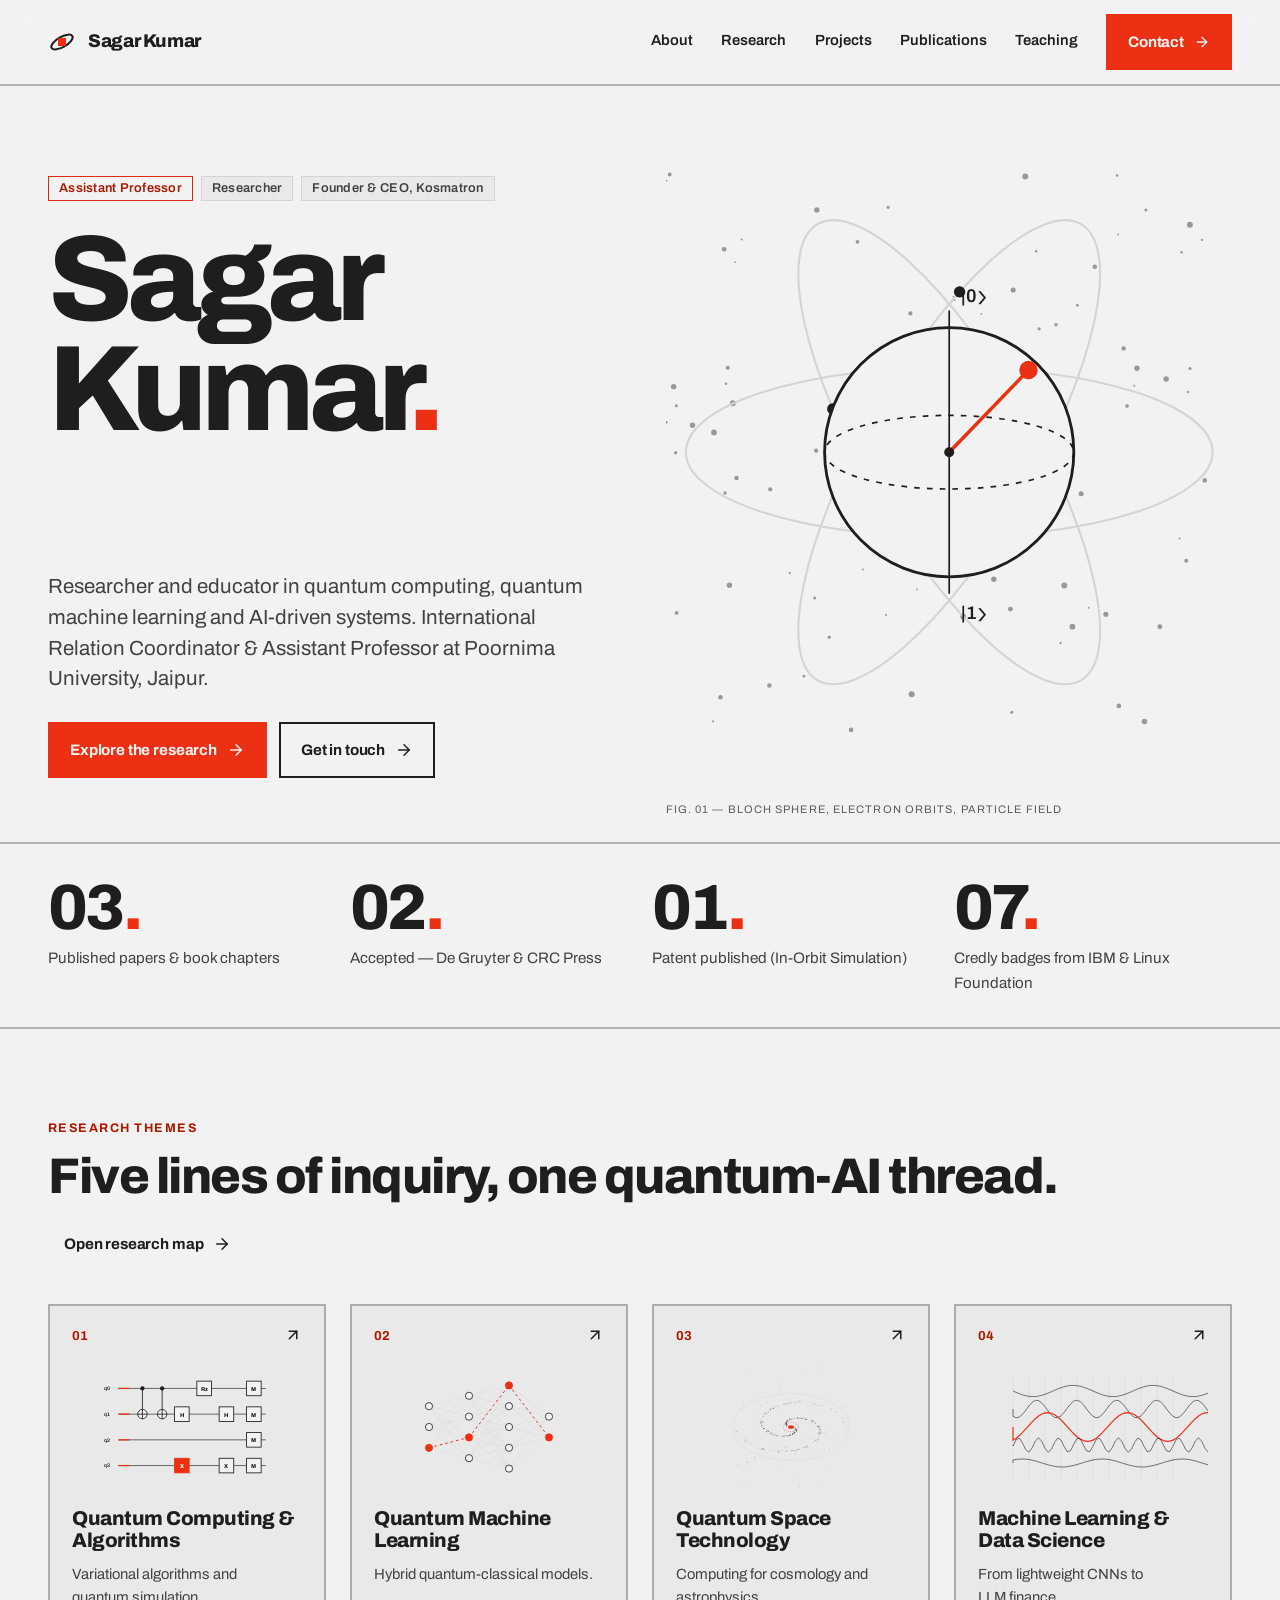
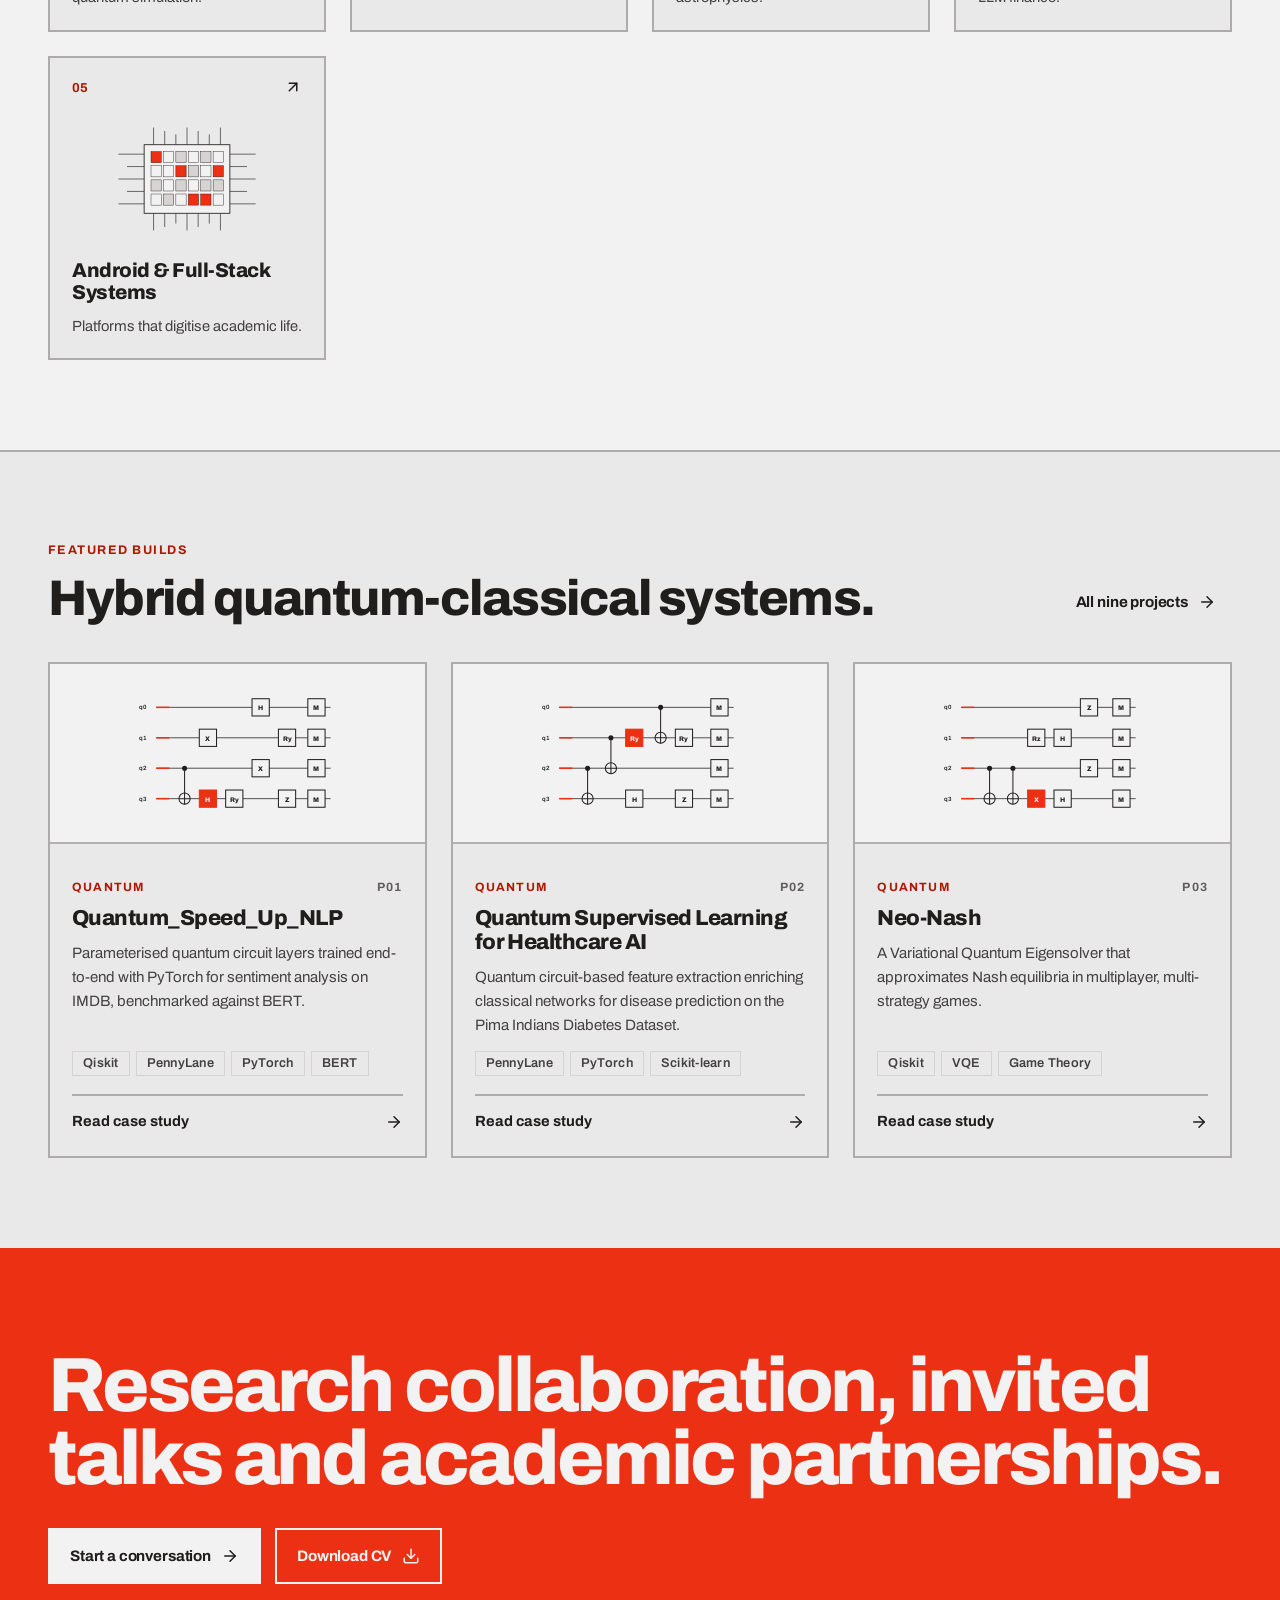
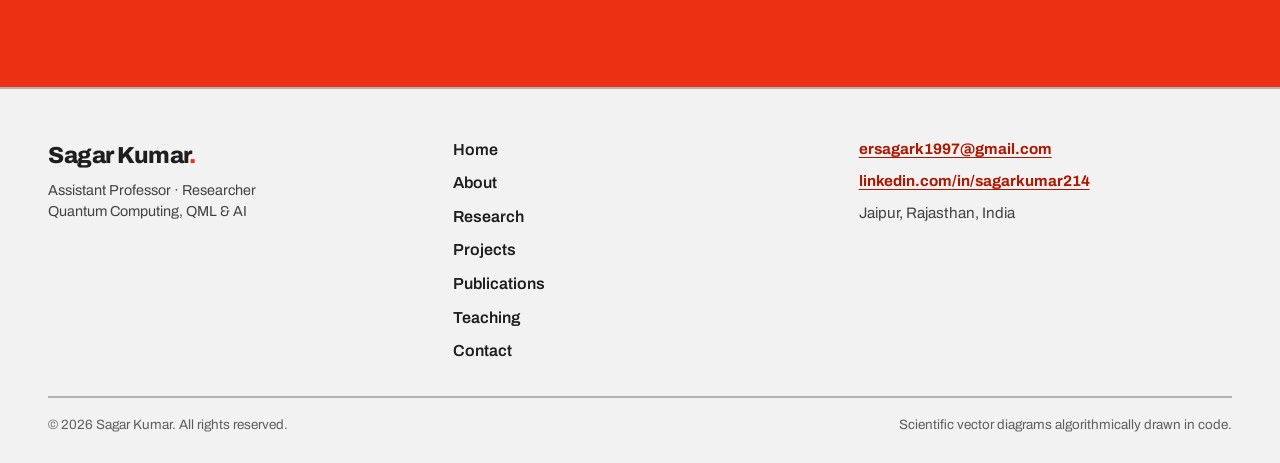
<file: index.html>
<!DOCTYPE html>
<html lang="en">
<head>
  <meta charset="utf-8">
  <meta name="viewport" content="width=device-width, initial-scale=1">
  <title>Sagar Kumar — Quantum Computing &amp; AI Researcher</title>
  <meta name="description" content="Sagar Kumar — Assistant Professor and researcher in quantum computing, quantum machine learning and AI. International Relation Coordinator at Poornima University, Jaipur.">
  <meta name="keywords" content="Sagar Kumar, Quantum Computing, Quantum Machine Learning, QML, AI, Poornima University, Kosmatron, Qiskit, PennyLane, PyTorch, Jaipur, India">
  <meta name="author" content="Sagar Kumar">
  <link rel="canonical" href="https://sagarkumar.github.io/">

  <!-- Open Graph / Facebook -->
  <meta property="og:type" content="website">
  <meta property="og:url" content="https://sagarkumar.github.io/">
  <meta property="og:title" content="Sagar Kumar — Quantum Computing &amp; AI Researcher">
  <meta property="og:description" content="Assistant Professor and researcher in quantum computing, quantum machine learning and AI. Poornima University, Jaipur.">
  <meta property="og:image" content="assets/favicon.svg">

  <!-- Twitter -->
  <meta property="twitter:card" content="summary_large_image">
  <meta property="twitter:url" content="https://sagarkumar.github.io/">
  <meta property="twitter:title" content="Sagar Kumar — Quantum Computing &amp; AI Researcher">
  <meta property="twitter:description" content="Assistant Professor and researcher in quantum computing, quantum machine learning and AI. Poornima University, Jaipur.">

  <!-- Favicon -->
  <link rel="icon" type="image/svg+xml" href="assets/favicon.svg">

  <!-- Stylesheets -->
  <link rel="stylesheet" href="css/style.css">
  <link rel="stylesheet" href="css/animations.css">
</head>
<body>
  <!-- Accessibility Skip Link -->
  <a href="#main-content" class="skip-link">Skip to main content</a>

  <!-- Header & Navigation -->
  <header class="site-header" role="banner">
    <nav class="nav-container" aria-label="Primary navigation">
      <a href="#/" class="nav-brand" aria-label="Sagar Kumar — home">
        <svg class="nav-brand-logo" viewBox="0 0 28 28" aria-hidden="true">
          <ellipse cx="14" cy="14" rx="12" ry="5" fill="none" stroke="var(--color-text)" stroke-width="2" transform="rotate(-30 14 14)"></ellipse>
          <rect x="10" y="10" width="8" height="8" fill="var(--color-accent)"></rect>
        </svg>
        <span>Sagar Kumar</span>
      </a>

      <!-- Desktop Nav -->
      <div class="nav-links-desktop">
        <a href="#/about" class="nav-link">About</a>
        <a href="#/research" class="nav-link">Research</a>
        <a href="#/projects" class="nav-link">Projects</a>
        <a href="#/publications" class="nav-link">Publications</a>
        <a href="#/teaching" class="nav-link">Teaching</a>
        <a href="#/contact" class="btn btn-primary nav-cta-btn">
          <span>Contact</span>
          <svg width="16" height="16" viewBox="0 0 24 24" fill="none" stroke="currentColor" stroke-width="2" stroke-linecap="round" stroke-linejoin="round" aria-hidden="true"><path d="M5 12h14"></path><path d="m12 5 7 7-7 7"></path></svg>
        </a>
      </div>

      <!-- Mobile Toggle -->
      <button class="nav-toggle-mobile" id="mobile-toggle" aria-expanded="false" aria-controls="mobile-menu" aria-label="Toggle navigation menu">
        <svg width="24" height="24" viewBox="0 0 24 24" fill="none" stroke="currentColor" stroke-width="2" stroke-linecap="round" stroke-linejoin="round" aria-hidden="true"><path d="M4 6h16"></path><path d="M4 12h16"></path><path d="M4 18h16"></path></svg>
      </button>
    </nav>

    <!-- Mobile Menu Drawer -->
    <div class="nav-menu-mobile" id="mobile-menu">
      <a href="#/" class="nav-link-mobile">Home</a>
      <a href="#/about" class="nav-link-mobile">About</a>
      <a href="#/research" class="nav-link-mobile">Research</a>
      <a href="#/projects" class="nav-link-mobile">Projects</a>
      <a href="#/publications" class="nav-link-mobile">Publications</a>
      <a href="#/teaching" class="nav-link-mobile">Teaching</a>
      <a href="#/contact" class="nav-link-mobile">Contact</a>
    </div>
  </header>

  <!-- Main Content Container -->
  <main id="main-content" tabindex="-1">
    <!-- Progressive Fallback: loaded dynamically by js/main.js -->
    <div class="content-wrap" style="padding: 80px 0; text-align: center;">
      <h1 style="font-size: 2.5rem; margin-bottom: 12px;">Sagar Kumar</h1>
      <p style="font-size: 1.15rem; color: var(--color-neutral-800); max-width: 600px; margin: 0 auto 24px;">
        Quantum Computing &amp; AI Researcher · Assistant Professor at Poornima University, Jaipur.
      </p>
      <p style="font-size: 0.95rem; color: var(--color-neutral-700);">Loading interactive portfolio...</p>
    </div>
  </main>

  <!-- Footer -->
  <footer class="site-footer" role="contentinfo">
    <div class="content-wrap">
      <div class="footer-grid">
        <div>
          <div style="font-size: 1.45rem; font-weight: 800; letter-spacing: -0.02em;">
            Sagar Kumar<span style="color: var(--color-accent);">.</span>
          </div>
          <div style="font-size: 0.9rem; color: var(--color-neutral-800); margin-top: 6px; line-height: 1.5;">
            Assistant Professor · Researcher<br>Quantum Computing, QML &amp; AI
          </div>
        </div>
        <nav aria-label="Footer Navigation" style="display: flex; flex-direction: column; gap: 8px;">
          <a href="#/" style="color: var(--color-text); text-decoration: none; font-weight: 600;">Home</a>
          <a href="#/about" style="color: var(--color-text); text-decoration: none; font-weight: 600;">About</a>
          <a href="#/research" style="color: var(--color-text); text-decoration: none; font-weight: 600;">Research</a>
          <a href="#/projects" style="color: var(--color-text); text-decoration: none; font-weight: 600;">Projects</a>
          <a href="#/publications" style="color: var(--color-text); text-decoration: none; font-weight: 600;">Publications</a>
          <a href="#/teaching" style="color: var(--color-text); text-decoration: none; font-weight: 600;">Teaching</a>
          <a href="#/contact" style="color: var(--color-text); text-decoration: none; font-weight: 600;">Contact</a>
        </nav>
        <div style="display: flex; flex-direction: column; gap: 8px; font-size: 0.95rem;">
          <a href="mailto:ersagark1997@gmail.com" style="font-weight: 700;">ersagark1997@gmail.com</a>
          <a href="https://linkedin.com/in/sagarkumar214" target="_blank" rel="noopener" style="font-weight: 700;">linkedin.com/in/sagarkumar214</a>
          <span style="color: var(--color-neutral-800);">Jaipur, Rajasthan, India</span>
        </div>
      </div>
      <div class="footer-bottom">
        <span>© 2026 Sagar Kumar. All rights reserved.</span>
        <span>Scientific vector diagrams algorithmically drawn in code.</span>
      </div>
    </div>
  </footer>

  <!-- Main JavaScript Module -->
  <script type="module" src="js/main.js?v=2.2"></script>
</body>
</html>
</file>
<file: css/style.css>
/* ==========================================================================
   Modernist Design System & Portfolio Stylesheet
   Sagar Kumar — Quantum Computing & AI Researcher
   ========================================================================== */

@import url('https://fonts.googleapis.com/css2?family=Archivo:wght@400;500;600;700;800;900&display=swap');

:root {
  /* Colors */
  --color-bg: #f3f2f2;
  --color-surface: #eae9e9;
  --color-surface-hover: #e0dede;
  --color-text: #201e1d;
  --color-accent: #ec3013;
  --color-accent-hover: #dd2b0f;
  --color-accent-active: #ae1800;
  --color-accent-tint: #fff2ef;
  --color-accent-tint-2: #ffe0d9;
  --color-divider: color-mix(in srgb, #201e1d 30%, transparent);
  --color-divider-strong: color-mix(in srgb, #201e1d 60%, transparent);

  /* Tonal Ramps */
  --color-neutral-100: #f8f4f4;
  --color-neutral-200: #eae7e7;
  --color-neutral-300: #d7d3d3;
  --color-neutral-400: #bab6b6;
  --color-neutral-500: #9b9797;
  --color-neutral-600: #7d7979;
  --color-neutral-700: #605d5d;
  --color-neutral-800: #444141;
  --color-neutral-900: #2d2b2b;

  --color-accent-100: #fff2ef;
  --color-accent-200: #ffe0d9;
  --color-accent-300: #ffc4b8;
  --color-accent-400: #ff9783;
  --color-accent-500: #ff563c;
  --color-accent-600: #dd2b0f;
  --color-accent-700: #ae1800;
  --color-accent-800: #7c1405;
  --color-accent-900: #4d170e;

  /* Typography */
  --font-heading: "Archivo", system-ui, -apple-system, BlinkMacSystemFont, "Segoe UI", Roboto, sans-serif;
  --font-body: "Archivo", system-ui, -apple-system, BlinkMacSystemFont, "Segoe UI", Roboto, sans-serif;

  /* Spacing Scale */
  --space-1: 4px;
  --space-2: 8px;
  --space-3: 12px;
  --space-4: 16px;
  --space-5: 20px;
  --space-6: 24px;
  --space-8: 32px;
  --space-10: 40px;
  --space-12: 48px;
  --space-16: 64px;
  --space-20: 80px;
  --space-24: 96px;

  /* Architectural Radii (Strict 0px) */
  --radius-sm: 0px;
  --radius-md: 0px;
  --radius-lg: 0px;

  /* Elevation */
  --shadow-sm: 0 1px 2px color-mix(in srgb, #2d2b2b 12%, transparent);
  --shadow-md: 0 4px 12px color-mix(in srgb, #2d2b2b 15%, transparent);
  --shadow-lg: 0 14px 34px color-mix(in srgb, #2d2b2b 20%, transparent);

  /* Layout */
  --max-width: 1320px;
}

/* ==========================================================================
   Base & Reset
   ========================================================================== */

*, *::before, *::after {
  box-sizing: border-box;
}

html {
  scroll-behavior: smooth;
  font-size: 16px;
}

body {
  margin: 0;
  padding: 0;
  background-color: var(--color-bg);
  color: var(--color-text);
  font-family: var(--font-body);
  font-size: 1rem;
  line-height: 1.6;
  -webkit-font-smoothing: antialiased;
  -moz-osx-font-smoothing: grayscale;
}

a {
  color: var(--color-accent-700);
  text-decoration: underline;
  text-underline-offset: 3px;
  transition: color 0.2s ease;
}

a:hover {
  color: var(--color-accent-600);
}

h1, h2, h3, h4, h5, h6 {
  font-family: var(--font-heading);
  font-weight: 800;
  line-height: 1.1;
  letter-spacing: -0.025em;
  margin: 0 0 var(--space-3);
  color: var(--color-text);
}

p {
  margin: 0 0 var(--space-4);
  text-wrap: pretty;
}

ul, ol {
  margin: 0 0 var(--space-4);
}

img, svg {
  display: block;
  max-width: 100%;
}

button {
  font-family: inherit;
  cursor: pointer;
}

:focus-visible {
  outline: 2px solid var(--color-accent);
  outline-offset: 2px;
}

/* Grayscale Image Treatment */
.grayscale {
  filter: grayscale(1) contrast(1.08);
}

/* Skip link for accessibility */
.skip-link {
  position: absolute;
  left: -9999px;
  top: 8px;
  z-index: 999;
  background: var(--color-accent);
  color: var(--color-bg);
  padding: 10px 16px;
  font-weight: 700;
  text-decoration: none;
}

.skip-link:focus {
  left: 12px;
}

/* ==========================================================================
   Header & Navigation
   ========================================================================== */

.site-header {
  position: sticky;
  top: 0;
  z-index: 100;
  background: color-mix(in srgb, var(--color-bg) 92%, transparent);
  backdrop-filter: blur(12px);
  -webkit-backdrop-filter: blur(12px);
  border-bottom: 2px solid var(--color-divider);
}

.nav-container {
  max-width: var(--max-width);
  margin: 0 auto;
  padding: 14px clamp(16px, 4vw, 48px);
  display: flex;
  justify-content: space-between;
  align-items: center;
}

.nav-brand {
  display: flex;
  align-items: center;
  gap: 12px;
  font-size: 1.15rem;
  font-weight: 800;
  letter-spacing: -0.02em;
  color: var(--color-text);
  text-decoration: none;
}

.nav-brand:hover {
  color: var(--color-text);
}

.nav-brand-logo {
  width: 28px;
  height: 28px;
  display: block;
}

.nav-links-desktop {
  display: flex;
  gap: clamp(16px, 2.2vw, 32px);
  align-items: center;
}

.nav-link {
  font-size: 0.92rem;
  font-weight: 600;
  padding: 6px 0;
  text-decoration: none;
  color: var(--color-text);
  border-bottom: 2px solid transparent;
  transition: all 0.2s ease;
}

.nav-link:hover {
  color: var(--color-accent);
}

.nav-link.active {
  color: var(--color-accent-700);
  border-bottom-color: var(--color-accent);
}

.nav-cta-btn {
  display: inline-flex;
  align-items: center;
  gap: 8px;
  padding: 10px 16px;
  font-size: 0.92rem;
}

.nav-toggle-mobile {
  display: none;
  background: none;
  border: 2px solid var(--color-text);
  padding: 8px;
  width: 44px;
  height: 44px;
  align-items: center;
  justify-content: center;
  color: var(--color-text);
}

.nav-menu-mobile {
  display: none;
  background: var(--color-bg);
  border-bottom: 2px solid var(--color-divider);
  padding: 12px clamp(16px, 4vw, 48px) 24px;
}

.nav-menu-mobile.open {
  display: flex;
  flex-direction: column;
}

.nav-link-mobile {
  display: flex;
  justify-content: space-between;
  align-items: center;
  padding: 16px 0;
  border-top: 2px solid var(--color-divider);
  font-size: 1.35rem;
  font-weight: 800;
  text-decoration: none;
  color: var(--color-text);
}

.nav-link-mobile:first-child {
  border-top: none;
}

.nav-link-mobile.active,
.nav-link-mobile:hover {
  color: var(--color-accent-700);
}

/* ==========================================================================
   Buttons & Tags
   ========================================================================== */

.btn {
  display: inline-flex;
  align-items: center;
  justify-content: flex-start;
  gap: 10px;
  padding: 14px 20px;
  font-family: var(--font-body);
  font-size: 0.95rem;
  font-weight: 700;
  letter-spacing: -0.01em;
  text-decoration: none;
  border: 2px solid transparent;
  background: transparent;
  color: var(--color-text);
  border-radius: var(--radius-sm);
  transition: all 0.25s cubic-bezier(0.2, 0.7, 0.2, 1);
  white-space: nowrap;
}

.btn-primary {
  background: var(--color-accent);
  color: var(--color-bg);
  border-color: var(--color-accent);
}

.btn-primary:hover {
  background: var(--color-accent-hover);
  border-color: var(--color-accent-hover);
  color: var(--color-bg);
}

.btn-secondary {
  background: transparent;
  color: var(--color-text);
  border-color: var(--color-text);
}

.btn-secondary:hover {
  background: color-mix(in srgb, var(--color-text) 8%, transparent);
}

.btn-ghost {
  background: transparent;
  color: var(--color-text);
  border-color: transparent;
  padding: 10px 14px;
}

.btn-ghost:hover {
  color: var(--color-accent-700);
  background: color-mix(in srgb, var(--color-accent) 8%, transparent);
}

.btn-block {
  width: 100%;
  justify-content: space-between;
}

.tag {
  display: inline-flex;
  align-items: center;
  padding: 4px 10px;
  font-size: 0.8rem;
  font-weight: 600;
  letter-spacing: 0.02em;
  line-height: 1.2;
  border-radius: 0;
  white-space: nowrap;
}

.tag-accent {
  background: var(--color-accent-tint);
  color: var(--color-accent-800);
  border: 1px solid var(--color-accent-300);
}

.tag-neutral {
  background: var(--color-surface);
  color: var(--color-neutral-800);
  border: 1px solid var(--color-neutral-300);
}

.tag-outline {
  background: transparent;
  color: var(--color-accent-700);
  border: 1px solid var(--color-accent-600);
}

/* ==========================================================================
   Segmented Controls & Filter Badges
   ========================================================================== */

.seg-group {
  display: inline-flex;
  flex-wrap: wrap;
  gap: 4px;
  background: var(--color-surface);
  padding: 4px;
  border: 2px solid var(--color-divider);
}

.seg-btn {
  border: none;
  background: transparent;
  padding: 8px 14px;
  font-family: var(--font-body);
  font-size: 0.88rem;
  font-weight: 700;
  color: var(--color-neutral-800);
  cursor: pointer;
  transition: all 0.2s ease;
  display: inline-flex;
  align-items: center;
  gap: 6px;
}

.seg-btn:hover {
  color: var(--color-text);
}

.seg-btn.active {
  background: var(--color-bg);
  color: var(--color-text);
  box-shadow: var(--shadow-sm);
}

.seg-count {
  font-size: 0.75rem;
  opacity: 0.65;
  font-weight: 600;
}

/* ==========================================================================
   Cards & Surfaces
   ========================================================================== */

.card {
  display: flex;
  flex-direction: column;
  background: var(--color-surface);
  border: 2px solid var(--color-divider);
  padding: 24px;
  gap: 12px;
  transition: transform 0.3s cubic-bezier(0.2, 0.7, 0.2, 1), box-shadow 0.3s ease, border-color 0.2s ease;
}

.card:hover {
  transform: translateY(-5px);
  box-shadow: var(--shadow-md);
  border-color: var(--color-accent-400);
}

.card-kicker {
  font-size: 0.78rem;
  letter-spacing: 0.1em;
  text-transform: uppercase;
  font-weight: 700;
  color: var(--color-accent-700);
}

.card-title {
  font-size: 1.25rem;
  font-weight: 800;
  margin: 0;
  line-height: 1.25;
}

.card-meta {
  font-size: 0.88rem;
  color: var(--color-neutral-700);
}

/* ==========================================================================
   Layout Containers & Common Sections
   ========================================================================== */

.content-wrap {
  max-width: var(--max-width);
  margin: 0 auto;
  padding: 0 clamp(16px, 4vw, 48px);
}

.section-hero {
  border-bottom: 2px solid var(--color-divider);
  overflow: hidden;
}

.hero-grid {
  display: grid;
  grid-template-columns: repeat(auto-fit, minmax(min(100%, 440px), 1fr));
  column-gap: clamp(24px, 4vw, 64px);
  min-height: min(84vh, 840px);
}

.hero-left {
  display: flex;
  flex-direction: column;
  justify-content: space-between;
  gap: 40px;
  padding: clamp(40px, 7vw, 96px) 0 clamp(32px, 5vw, 64px);
}

.hero-tags {
  display: flex;
  gap: 8px;
  flex-wrap: wrap;
  margin-bottom: 24px;
}

.hero-title {
  font-size: clamp(56px, 9.5vw, 140px);
  line-height: 0.9;
  letter-spacing: -0.05em;
  margin: 0;
}

.hero-title .dot {
  color: var(--color-accent);
}

.hero-lead {
  font-size: clamp(18px, 1.6vw, 22px);
  line-height: 1.5;
  margin: 0 0 28px;
  max-width: 580px;
  color: var(--color-neutral-800);
}

.hero-actions {
  display: flex;
  gap: 12px;
  flex-wrap: wrap;
}

.hero-art-box {
  position: relative;
  display: flex;
  flex-direction: column;
  justify-content: center;
  align-items: center;
  padding: 32px 0 56px;
}

.hero-svg-wrap {
  width: 100%;
  max-width: min(600px, 68vh);
  aspect-ratio: 1;
}

.hero-caption {
  position: absolute;
  left: 0;
  bottom: 24px;
  font-size: 11px;
  letter-spacing: 0.1em;
  text-transform: uppercase;
  color: var(--color-neutral-700);
}

/* Section Header Bar */
.section-header-bar {
  display: flex;
  justify-content: space-between;
  align-items: flex-end;
  gap: 16px;
  flex-wrap: wrap;
  margin-bottom: 36px;
}

.section-label {
  font-size: 0.78rem;
  letter-spacing: 0.12em;
  text-transform: uppercase;
  font-weight: 700;
  color: var(--color-accent-700);
  margin-bottom: 10px;
}

.section-heading {
  font-size: clamp(32px, 4vw, 50px);
  letter-spacing: -0.03em;
  margin: 0;
}

/* Stats Row */
.stats-section {
  border-bottom: 2px solid var(--color-divider);
}

.stats-grid {
  display: grid;
  grid-template-columns: repeat(auto-fit, minmax(min(100%, 200px), 1fr));
  column-gap: 24px;
}

.stat-item {
  padding: 32px 0;
  display: flex;
  flex-direction: column;
  gap: 6px;
}

.stat-number {
  font-size: clamp(44px, 5vw, 68px);
  font-weight: 800;
  letter-spacing: -0.04em;
  line-height: 1;
}

.stat-number span {
  color: var(--color-accent);
}

.stat-label {
  font-size: 0.95rem;
  color: var(--color-neutral-800);
}

/* ==========================================================================
   Interactive Research Map
   ========================================================================== */

.research-map-section {
  background: var(--color-text);
  color: var(--color-bg);
  padding: clamp(48px, 6vw, 88px) 0;
}

.map-layout {
  display: grid;
  grid-template-columns: 2fr 1fr;
  gap: clamp(24px, 4vw, 56px);
  align-items: start;
}

.map-svg-container {
  width: 100%;
  max-width: 820px;
}

.map-theme-card {
  border-top: 2px solid var(--color-accent-500);
  padding-top: 20px;
}

.map-theme-kicker {
  font-size: 13px;
  font-weight: 700;
  color: var(--color-accent-400);
  margin-bottom: 6px;
}

.map-theme-title {
  color: var(--color-bg);
  font-size: clamp(24px, 2.2vw, 32px);
  margin: 0 0 14px;
}

.map-theme-desc {
  font-size: 15px;
  line-height: 1.6;
  color: var(--color-neutral-300);
  margin-bottom: 24px;
}

.linked-works-list {
  display: flex;
  flex-direction: column;
}

.linked-work-link {
  display: flex;
  justify-content: space-between;
  align-items: center;
  gap: 12px;
  padding: 12px 0;
  border-top: 1px solid var(--color-neutral-800);
  text-decoration: none;
  color: var(--color-bg);
  font-size: 14px;
  font-weight: 600;
  transition: color 0.2s ease;
}

.linked-work-link:hover {
  color: var(--color-accent-300);
}

.linked-work-badge {
  display: inline-block;
  min-width: 74px;
  font-size: 11px;
  letter-spacing: 0.08em;
  text-transform: uppercase;
  color: var(--color-accent-400);
}

/* ==========================================================================
   Timeline Styles
   ========================================================================== */

.timeline-wrap {
  position: relative;
}

.timeline-spine {
  position: absolute;
  left: clamp(76px, 13vw, 170px);
  top: 0;
  bottom: 0;
  width: 2px;
  background: var(--color-divider);
}

.timeline-spine-fill {
  position: absolute;
  left: clamp(76px, 13vw, 170px);
  top: 0;
  width: 2px;
  height: 0%;
  background: var(--color-accent);
  transition: height 0.3s ease;
}

.timeline-item {
  display: grid;
  grid-template-columns: clamp(76px, 13vw, 170px) minmax(0, 1fr);
}

.timeline-year {
  padding: 26px 16px 26px 0;
  font-size: clamp(18px, 2.2vw, 30px);
  font-weight: 800;
  letter-spacing: -0.02em;
}

.timeline-content {
  position: relative;
  padding: 26px 0 30px clamp(20px, 3vw, 44px);
  border-top: 2px solid var(--color-divider);
}

.timeline-dot {
  position: absolute;
  left: -7px;
  top: 34px;
  width: 14px;
  height: 14px;
  background: var(--color-bg);
  border: 2px solid var(--color-text);
}

.timeline-dot.active {
  background: var(--color-accent);
}

/* ==========================================================================
   Forms & Contact
   ========================================================================== */

.field {
  display: flex;
  flex-direction: column;
  gap: 6px;
  margin-bottom: 16px;
}

.label {
  font-size: 0.88rem;
  font-weight: 700;
  letter-spacing: 0.02em;
}

.input {
  width: 100%;
  padding: 12px 16px;
  font-family: var(--font-body);
  font-size: 1rem;
  background: var(--color-bg);
  color: var(--color-text);
  border: 2px solid var(--color-divider-strong);
  border-radius: var(--radius-sm);
  transition: border-color 0.2s ease, box-shadow 0.2s ease;
}

.input:focus {
  border-color: var(--color-accent);
  outline: none;
}

.input[aria-invalid="true"] {
  border-color: var(--color-accent-700);
}

.form-error {
  font-size: 0.82rem;
  color: var(--color-accent-700);
  font-weight: 600;
  margin-top: 4px;
}

/* ==========================================================================
   Footer
   ========================================================================== */

.site-footer {
  border-top: 2px solid var(--color-divider);
  background: var(--color-bg);
}

.footer-grid {
  display: grid;
  grid-template-columns: repeat(auto-fit, minmax(min(100%, 220px), 1fr));
  gap: 32px;
  padding: 48px 0 32px;
}

.footer-bottom {
  border-top: 2px solid var(--color-divider);
  padding: 16px 0 28px;
  display: flex;
  justify-content: space-between;
  gap: 12px;
  flex-wrap: wrap;
  font-size: 0.84rem;
  color: var(--color-neutral-700);
}

/* ==========================================================================
   Responsive Adaptations
   ========================================================================== */

@media (max-width: 900px) {
  .nav-links-desktop,
  .nav-cta-btn {
    display: none;
  }

  .nav-toggle-mobile {
    display: inline-flex;
  }

  .map-layout {
    grid-template-columns: 1fr;
  }

  .timeline-spine,
  .timeline-spine-fill {
    left: 80px;
  }
}

@media (max-width: 600px) {
  .hero-actions {
    flex-direction: column;
    width: 100%;
  }

  .hero-actions .btn {
    width: 100%;
    justify-content: space-between;
  }
}
</file>
<file: css/animations.css>
/* ==========================================================================
   Animations & Micro-interactions
   ========================================================================== */

@keyframes sk-spin {
  to {
    transform: rotate(360deg);
  }
}

@keyframes sk-pulse {
  0%, 100% {
    opacity: 0.25;
  }
  50% {
    opacity: 1;
  }
}

@keyframes sk-dash {
  from {
    stroke-dashoffset: 340;
  }
  to {
    stroke-dashoffset: 0;
  }
}

@keyframes sk-flow {
  to {
    stroke-dashoffset: -28;
  }
}

@keyframes sk-drift {
  to {
    transform: translateX(-200px);
  }
}

@keyframes sk-ring {
  from {
    transform: scale(0.15);
    opacity: 1;
  }
  to {
    transform: scale(1);
    opacity: 0;
  }
}

@keyframes sk-load {
  from {
    transform: scaleX(0);
  }
  to {
    transform: scaleX(1);
  }
}

@keyframes fadeIn {
  from {
    opacity: 0;
    transform: translateY(12px);
  }
  to {
    opacity: 1;
    transform: translateY(0);
  }
}

/* Reduced Motion Overrides */
[data-motion="calm"] *,
[data-motion="calm"] *::before,
[data-motion="calm"] *::after {
  animation: none !important;
  transition: none !important;
  scroll-behavior: auto !important;
}

@media (prefers-reduced-motion: reduce) {
  *,
  *::before,
  *::after {
    animation: none !important;
    transition: none !important;
    scroll-behavior: auto !important;
  }
}
</file>
